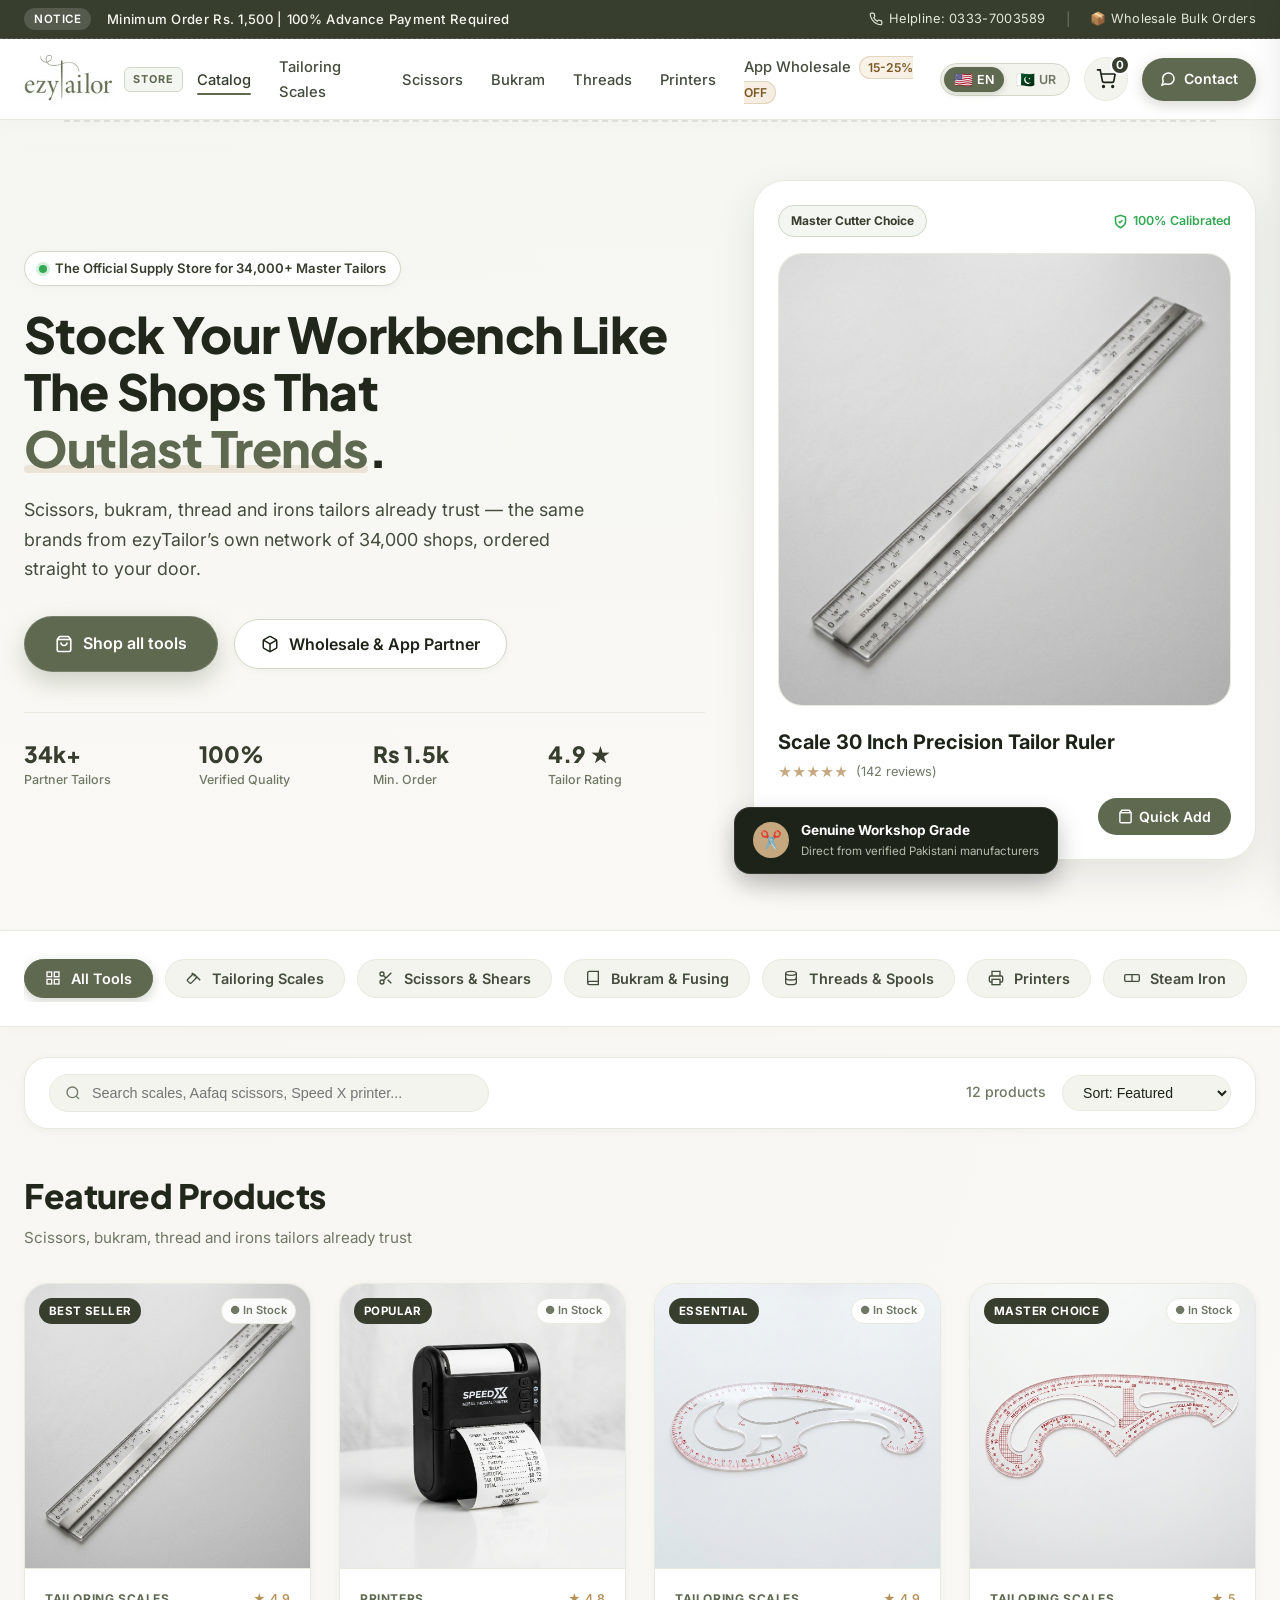
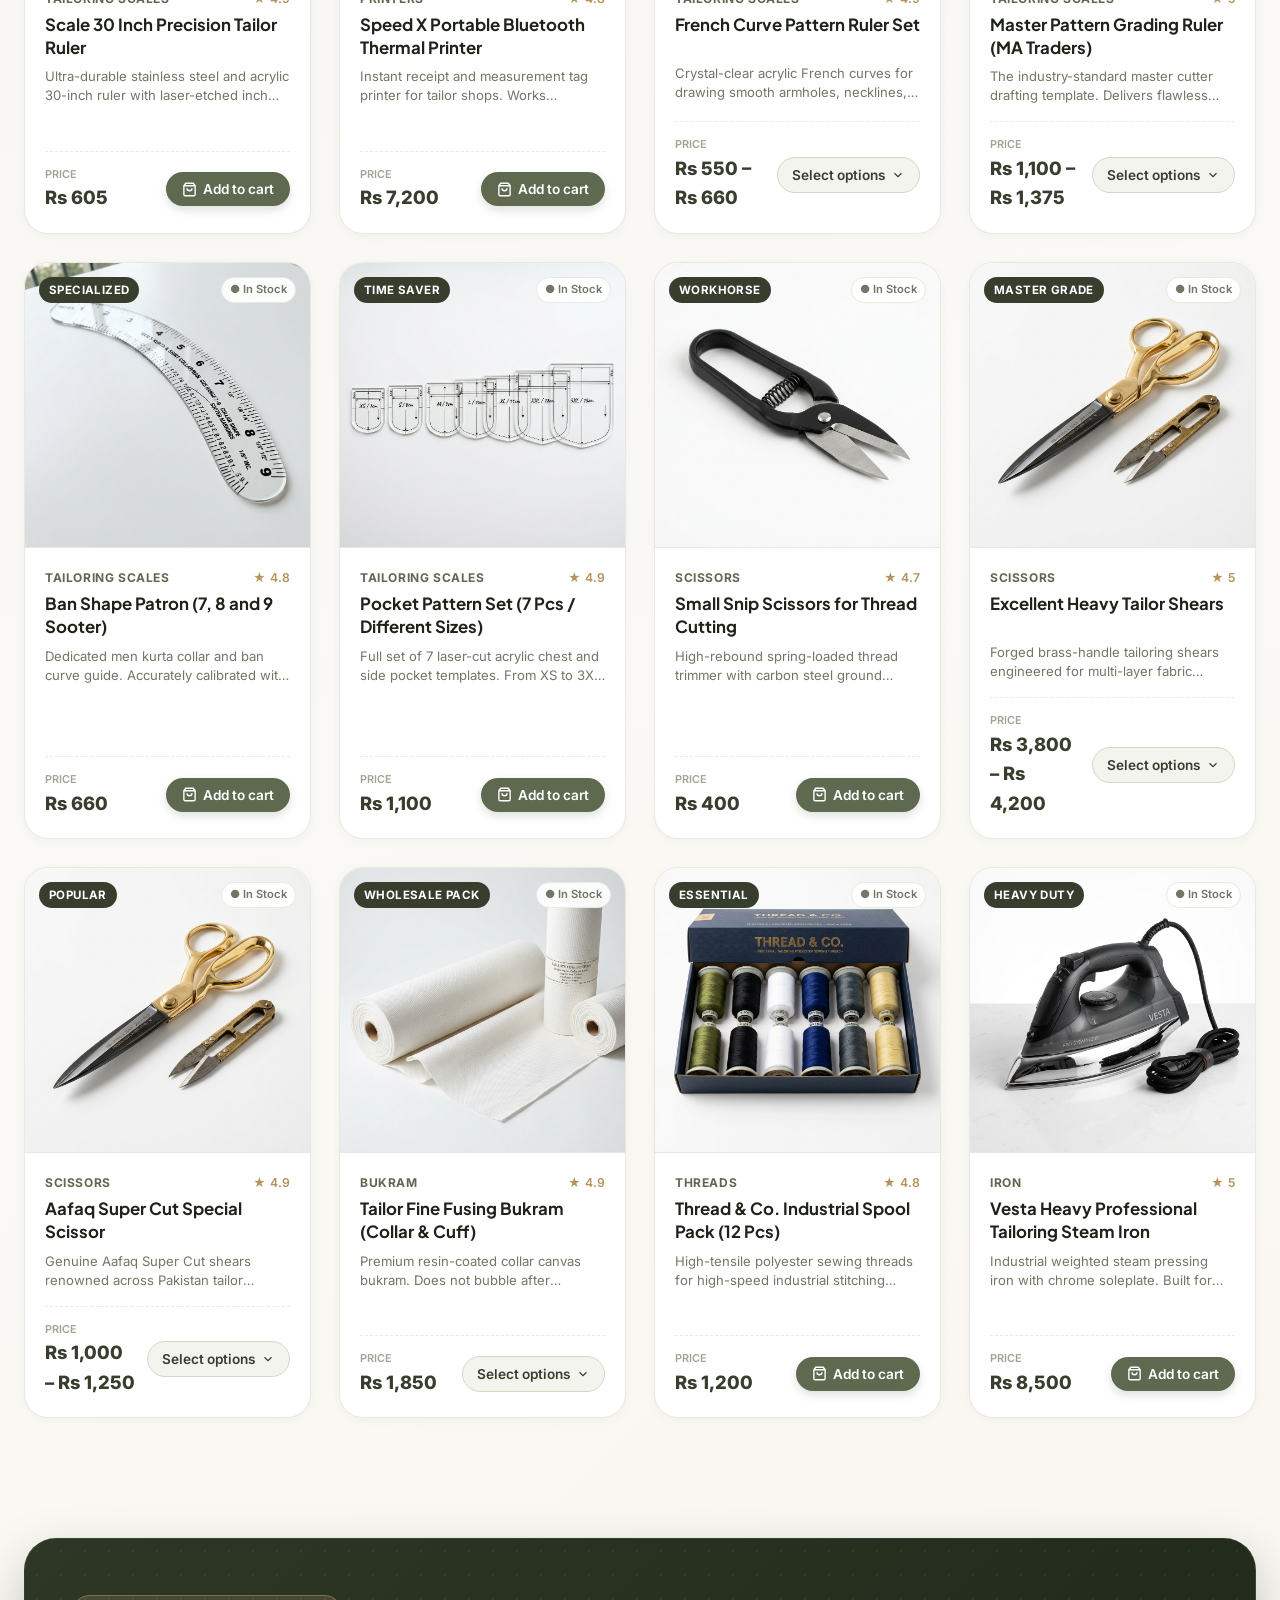
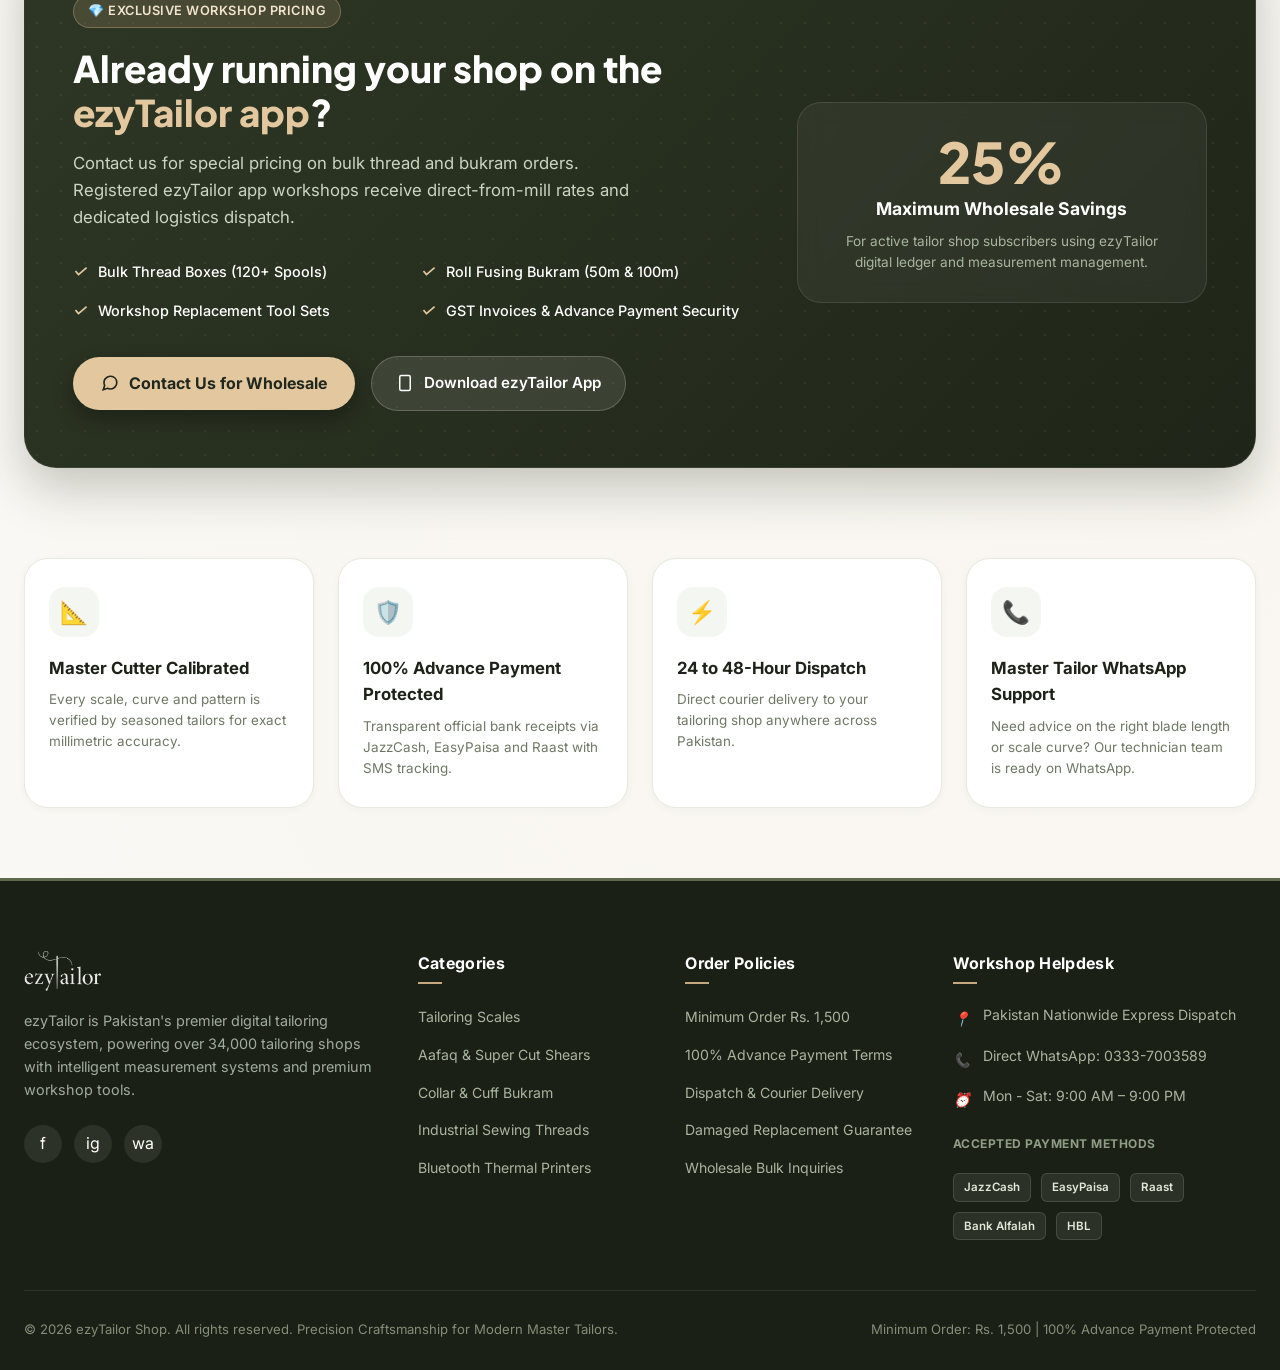
<file: index.html>
<!DOCTYPE html>
<html lang="en" dir="ltr">
<head>
  <meta charset="UTF-8">
  <meta name="viewport" content="width=device-width, initial-scale=1.0">
  <title>ezyTailor Store | Professional Tailoring Tools, Scales & Workshop Supplies</title>
  <meta name="description" content="Official supply store for 34,000+ master tailors. Shop precision tailoring scales, Aafaq scissors, Speed X thermal printers, fusing bukram, threads and steam irons.">
  <link rel="icon" type="image/png" href="assets/logo.png">

  <!-- Google Fonts -->
  <link rel="preconnect" href="https://fonts.googleapis.com">
  <link rel="preconnect" href="https://fonts.gstatic.com" crossorigin>
  <link href="https://fonts.googleapis.com/css2?family=Inter:wght@400;500;600;700&family=Noto+Nastaliq+Urdu:wght@400;600;700&family=Playfair+Display:ital,wght@0,600;0,700;1,600&family=Plus+Jakarta+Sans:wght@500;600;700;800&display=swap" rel="stylesheet">

  <!-- Main Stylesheet -->
  <link rel="stylesheet" href="css/style.css">
</head>
<body>

  <!-- Top Announcement Bar -->
  <div class="top-bar">
    <div class="container top-bar-content">
      <div class="top-bar-left">
        <span class="top-pill-badge">Notice</span>
        <span data-t="topNotice">Minimum Order Rs. 1,500 | 100% Advance Payment Required</span>
      </div>
      <div class="top-bar-right">
        <a href="tel:+923337003589" class="top-bar-link">
          <svg width="14" height="14" viewBox="0 0 24 24" fill="none" stroke="currentColor" stroke-width="2"><path d="M22 16.92v3a2 2 0 0 1-2.18 2 19.79 19.79 0 0 1-8.63-3.07 19.5 19.5 0 0 1-6-6 19.79 19.79 0 0 1-3.07-8.67A2 2 0 0 1 4.11 2h3a2 2 0 0 1 2 1.72 12.84 12.84 0 0 0 .7 2.81 2 2 0 0 1-.45 2.11L8.09 9.91a16 16 0 0 0 6 6l1.27-1.27a2 2 0 0 1 2.11-.45 12.84 12.84 0 0 0 2.81.7A2 2 0 0 1 22 16.92z"/></svg>
          <span>Helpline: 0333-7003589</span>
        </a>
        <span style="opacity: 0.3;">|</span>
        <a href="#wholesaleSection" class="top-bar-link">
          <span>📦 Wholesale Bulk Orders</span>
        </a>
      </div>
    </div>
  </div>

  <!-- Main Sticky Header -->
  <header class="main-header" id="mainHeader">
    <div class="container header-container">
      
      <!-- Brand Logo -->
      <a href="index.html" class="brand-logo-wrap" aria-label="ezyTailor Store Home">
        <img src="assets/logo.png" alt="ezyTailor Official Logo" class="brand-logo-img">
        <span class="brand-tagline-badge" data-t="tagline">Store</span>
      </a>

      <!-- Primary Navigation Links -->
      <nav aria-label="Main Navigation">
        <ul class="nav-menu">
          <li><a href="#productsSection" class="nav-link active" data-t="catalog">Catalog</a></li>
          <li><a href="#productsSection" onclick="filterByNav('scales')" class="nav-link" data-t="scales">Tailoring Scales</a></li>
          <li><a href="#productsSection" onclick="filterByNav('scissors')" class="nav-link" data-t="scissors">Scissors</a></li>
          <li><a href="#productsSection" onclick="filterByNav('bukram')" class="nav-link" data-t="bukram">Bukram</a></li>
          <li><a href="#productsSection" onclick="filterByNav('threads')" class="nav-link" data-t="threads">Threads</a></li>
          <li><a href="#productsSection" onclick="filterByNav('printers')" class="nav-link" data-t="printers">Printers</a></li>
          <li>
            <a href="#wholesaleSection" class="nav-link trigger-wholesale-modal">
              <span data-t="wholesaleNav">App Wholesale</span>
              <span class="wholesale-nav-chip">15-25% OFF</span>
            </a>
          </li>
        </ul>
      </nav>

      <!-- Header Actions: Language Switch, Cart, Contact -->
      <div class="header-actions">
        
        <!-- Language Switcher (EN / UR) -->
        <div class="lang-switcher" aria-label="Language selection">
          <button class="lang-btn active" id="btnLangEn" title="English">
            <span class="flag-icon">🇺🇸</span>
            <span>EN</span>
          </button>
          <button class="lang-btn" id="btnLangUr" title="اردو">
            <span class="flag-icon">🇵🇰</span>
            <span>UR</span>
          </button>
        </div>

        <!-- Cart Button with Live Counter -->
        <button class="icon-action-btn" id="cartTriggerBtn" aria-label="Open Cart Drawer">
          <svg width="20" height="20" viewBox="0 0 24 24" fill="none" stroke="currentColor" stroke-width="2"><circle cx="9" cy="21" r="1"/><circle cx="20" cy="21" r="1"/><path d="M1 1h4l2.68 13.39a2 2 0 0 0 2 1.61h9.72a2 2 0 0 0 2-1.61L23 6H6"/></svg>
          <span class="cart-count-badge" id="headerCartCount">0</span>
        </button>

        <!-- Contact Button -->
        <a href="https://wa.me/923337003589?text=Salam%20ezyTailor%20Team!%20I%20have%20an%20inquiry%20about%20store%20products." target="_blank" class="btn-contact-header" rel="noopener">
          <svg width="16" height="16" viewBox="0 0 24 24" fill="none" stroke="currentColor" stroke-width="2.2"><path d="M21 11.5a8.38 8.38 0 0 1-.9 3.8 8.5 8.5 0 0 1-7.6 4.7 8.38 8.38 0 0 1-3.8-.9L3 21l1.9-5.7a8.38 8.38 0 0 1-.9-3.8 8.5 8.5 0 0 1 4.7-7.6 8.38 8.38 0 0 1 3.8-.9h.5a8.48 8.48 0 0 1 8 8v.5z"/></svg>
          <span data-t="contact">Contact</span>
        </a>

      </div>
    </div>
  </header>

  <!-- Hero Section -->
  <section class="hero-section">
    <div class="container hero-grid">
      
      <!-- Hero Left: Typography & CTAs -->
      <div class="hero-content">
        <div class="hero-badge">
          <span class="hero-badge-dot"></span>
          <span data-t="heroBadge">The Official Supply Store for 34,000+ Master Tailors</span>
        </div>

        <h1 class="hero-title" data-t="heroTitle">
          Stock Your Workbench Like The Shops That <span class="highlight-craft">Outlast Trends</span>.
        </h1>

        <p class="hero-description" data-t="heroDesc">
          Scissors, bukram, thread and irons tailors already trust — the same brands from ezyTailor’s own network of 34,000 shops, ordered straight to your door.
        </p>

        <div class="hero-cta-group">
          <a href="#productsSection" class="btn-primary">
            <svg width="18" height="18" viewBox="0 0 24 24" fill="none" stroke="currentColor" stroke-width="2.2"><path d="M6 2L3 6v14a2 2 0 0 0 2 2h14a2 2 0 0 0 2-2V6l-3-4z"/><line x1="3" y1="6" x2="21" y2="6"/><path d="M16 10a4 4 0 0 1-8 0"/></svg>
            <span data-t="shopAll">Shop all tools</span>
          </a>
          <button class="btn-secondary trigger-wholesale-modal">
            <svg width="18" height="18" viewBox="0 0 24 24" fill="none" stroke="currentColor" stroke-width="2"><path d="M21 16V8a2 2 0 0 0-1-1.73l-7-4a2 2 0 0 0-2 0l-7 4A2 2 0 0 0 3 8v8a2 2 0 0 0 1 1.73l7 4a2 2 0 0 0 2 0l7-4A2 2 0 0 0 21 16z"/><polyline points="3.27 6.96 12 12.01 20.73 6.96"/><line x1="12" y1="22.08" x2="12" y2="12"/></svg>
            <span data-t="wholesalePartner">Wholesale & App Partner</span>
          </button>
        </div>

        <!-- Trust Metric Strip -->
        <div class="hero-trust-strip">
          <div class="trust-item">
            <div class="trust-item-val">34k+</div>
            <div class="trust-item-lbl" data-t="shopsPowered">Partner Tailors</div>
          </div>
          <div class="trust-item">
            <div class="trust-item-val">100%</div>
            <div class="trust-item-lbl" data-t="verifiedQuality">Verified Quality</div>
          </div>
          <div class="trust-item">
            <div class="trust-item-val">Rs 1.5k</div>
            <div class="trust-item-lbl" data-t="minOrderRibbon">Min. Order</div>
          </div>
          <div class="trust-item">
            <div class="trust-item-val">4.9 ★</div>
            <div class="trust-item-lbl" data-t="satisfaction">Tailor Rating</div>
          </div>
        </div>
      </div>

      <!-- Hero Right: Interactive Product Showcase Card -->
      <div class="hero-visual-card">
        <div class="hero-card-header">
          <span class="hero-card-tag">Master Cutter Choice</span>
          <span class="hero-verified-shield">
            <svg width="15" height="15" viewBox="0 0 24 24" fill="none" stroke="currentColor" stroke-width="2.5"><path d="M12 22s8-4 8-10V5l-8-3-8 3v7c0 6 8 10 8 10z"/><path d="m9 12 2 2 4-4"/></svg>
            100% Calibrated
          </span>
        </div>

        <div class="hero-image-wrap">
          <img src="assets/products/scale_30_inch.jpg" alt="Scale 30 Inch Professional Tailor Ruler">
        </div>

        <div class="hero-card-details">
          <h3 class="hero-card-title">Scale 30 Inch Precision Tailor Ruler</h3>
          <div class="hero-card-rating">
            <span>★★★★★</span>
            <span class="rating-count">(142 reviews)</span>
          </div>
          <div class="hero-card-price-row">
            <span class="hero-card-price">Rs 605</span>
            <button class="hero-card-btn" onclick="addToCart('scale-30', 0, 1)">
              <svg width="15" height="15" viewBox="0 0 24 24" fill="none" stroke="currentColor" stroke-width="2.2"><path d="M6 2L3 6v14a2 2 0 0 0 2 2h14a2 2 0 0 0 2-2V6l-3-4z"/><line x1="3" y1="6" x2="21" y2="6"/></svg>
              <span>Quick Add</span>
            </button>
          </div>
        </div>

        <!-- Floating Master Cut Badge -->
        <div class="floating-badge">
          <div class="floating-badge-icon">✂️</div>
          <div class="floating-badge-text">
            <h4>Genuine Workshop Grade</h4>
            <p>Direct from verified Pakistani manufacturers</p>
          </div>
        </div>

      </div>

    </div>
  </section>

  <!-- Interactive Category Chip Strip -->
  <section class="category-bar-section">
    <div class="container">
      <div class="category-scroller">
        
        <button class="category-chip active" data-category="all">
          <svg width="16" height="16" viewBox="0 0 24 24" fill="none" stroke="currentColor" stroke-width="2"><rect x="3" y="3" width="7" height="7"/><rect x="14" y="3" width="7" height="7"/><rect x="14" y="14" width="7" height="7"/><rect x="3" y="14" width="7" height="7"/></svg>
          <span data-t="allTools">All Tools</span>
        </button>

        <button class="category-chip" data-category="scales">
          <svg width="16" height="16" viewBox="0 0 24 24" fill="none" stroke="currentColor" stroke-width="2"><path d="M21.3 15.3l-8.6-8.6a2 2 0 0 0-2.8 0L2.7 13.9a2 2 0 0 0 0 2.8l2.6 2.6a2 2 0 0 0 2.8 0l7.2-7.2"/><path d="m14.5 12.5 2-2"/><path d="m11.5 9.5 2-2"/><path d="m8.5 6.5 2-2"/></svg>
          <span data-t="scales">Tailoring Scales</span>
        </button>

        <button class="category-chip" data-category="scissors">
          <svg width="16" height="16" viewBox="0 0 24 24" fill="none" stroke="currentColor" stroke-width="2"><circle cx="6" cy="6" r="3"/><circle cx="6" cy="18" r="3"/><line x1="20" y1="4" x2="8.12" y2="15.88"/><line x1="14.47" y1="14.48" x2="20" y2="20"/><line x1="8.12" y1="8.12" x2="12" y2="12"/></svg>
          <span data-t="scissors">Scissors & Shears</span>
        </button>

        <button class="category-chip" data-category="bukram">
          <svg width="16" height="16" viewBox="0 0 24 24" fill="none" stroke="currentColor" stroke-width="2"><path d="M4 19.5A2.5 2.5 0 0 1 6.5 17H20"/><path d="M6.5 2H20v20H6.5A2.5 2.5 0 0 1 4 19.5v-15A2.5 2.5 0 0 1 6.5 2z"/></svg>
          <span data-t="bukram">Bukram & Fusing</span>
        </button>

        <button class="category-chip" data-category="threads">
          <svg width="16" height="16" viewBox="0 0 24 24" fill="none" stroke="currentColor" stroke-width="2"><ellipse cx="12" cy="5" rx="8" ry="3"/><path d="M4 5v14c0 1.66 3.58 3 8 3s8-1.34 8-3V5"/><path d="M4 12c0 1.66 3.58 3 8 3s8-1.34 8-3"/></svg>
          <span data-t="threads">Threads & Spools</span>
        </button>

        <button class="category-chip" data-category="printers">
          <svg width="16" height="16" viewBox="0 0 24 24" fill="none" stroke="currentColor" stroke-width="2"><polyline points="6 9 6 2 18 2 18 9"/><path d="M6 18H4a2 2 0 0 1-2-2v-5a2 2 0 0 1 2-2h16a2 2 0 0 1 2 2v5a2 2 0 0 1-2 2h-2"/><rect x="6" y="14" width="12" height="8"/></svg>
          <span data-t="printers">Printers</span>
        </button>

        <button class="category-chip" data-category="iron">
          <svg width="16" height="16" viewBox="0 0 24 24" fill="none" stroke="currentColor" stroke-width="2"><path d="M3 17h18a2 2 0 0 0 2-2V9a2 2 0 0 0-2-2H3a2 2 0 0 0-2 2v6a2 2 0 0 0 2 2z"/><line x1="12" y1="7" x2="12" y2="17"/></svg>
          <span data-t="iron">Steam Iron</span>
        </button>

      </div>
    </div>
  </section>

  <!-- Filter & Search Toolbar -->
  <section class="catalog-toolbar-section">
    <div class="container">
      <div class="catalog-toolbar">
        
        <!-- Live Search -->
        <div class="search-box-wrap">
          <svg class="search-icon" width="16" height="16" viewBox="0 0 24 24" fill="none" stroke="currentColor" stroke-width="2"><circle cx="11" cy="11" r="8"/><line x1="21" y1="21" x2="16.65" y2="16.65"/></svg>
          <input type="text" id="searchInput" class="search-input" placeholder="Search scales, Aafaq scissors, Speed X printer...">
        </div>

        <!-- Controls: Item Count & Sort Select -->
        <div class="toolbar-controls">
          <span class="item-count-indicator" id="productsCount">12 products</span>
          <select id="sortSelect" class="sort-select" aria-label="Sort products">
            <option value="featured" data-t="sortFeatured">Sort: Featured</option>
            <option value="price-low" data-t="sortPriceLow">Price: Low to High</option>
            <option value="price-high" data-t="sortPriceHigh">Price: High to Low</option>
            <option value="rating" data-t="sortRating">Highest Rated</option>
          </select>
        </div>

      </div>
    </div>
  </section>

  <!-- Product Catalog Grid -->
  <section class="products-section" id="productsSection">
    <div class="container">
      
      <div class="section-header">
        <div>
          <h2 class="section-title" data-t="featuredProducts">Featured Products</h2>
          <p class="section-subtitle" data-t="featuredSubtitle">Scissors, bukram, thread and irons tailors already trust</p>
        </div>
      </div>

      <!-- Live Reactive Products Grid -->
      <div class="products-grid" id="productsGrid">
        <!-- Rendered dynamically by app.js -->
      </div>

    </div>
  </section>

  <!-- Redesigned Wholesale Banner for ezyTailor App Tailors -->
  <section class="wholesale-banner-section" id="wholesaleSection">
    <div class="container">
      <div class="wholesale-card">
        <div class="wholesale-card-inner">
          
          <div>
            <div class="wholesale-pill">
              <span>💎 EXCLUSIVE WORKSHOP PRICING</span>
            </div>
            
            <h2 class="wholesale-title" data-t="wholesaleCardTitle">
              Already running your shop on the <span class="gold-text">ezyTailor app</span>?
            </h2>

            <p class="wholesale-desc" data-t="wholesaleCardDesc">
              Contact us for special pricing on bulk thread and bukram orders. Registered ezyTailor app workshops receive direct-from-mill rates and dedicated logistics dispatch.
            </p>

            <div class="wholesale-perks-list">
              <div class="wholesale-perk-item">
                <i>✓</i> <span>Bulk Thread Boxes (120+ Spools)</span>
              </div>
              <div class="wholesale-perk-item">
                <i>✓</i> <span>Roll Fusing Bukram (50m & 100m)</span>
              </div>
              <div class="wholesale-perk-item">
                <i>✓</i> <span>Workshop Replacement Tool Sets</span>
              </div>
              <div class="wholesale-perk-item">
                <i>✓</i> <span>GST Invoices & Advance Payment Security</span>
              </div>
            </div>

            <div class="wholesale-action-group">
              <a href="https://wa.me/923337003589?text=Salam!%20I%20am%20an%20ezyTailor%20app%20tailor%20and%20want%20wholesale%20pricing%20for%20bulk%20thread%20and%20bukram." target="_blank" class="btn-wholesale-contact" rel="noopener">
                <svg width="18" height="18" viewBox="0 0 24 24" fill="none" stroke="currentColor" stroke-width="2.2"><path d="M21 11.5a8.38 8.38 0 0 1-.9 3.8 8.5 8.5 0 0 1-7.6 4.7 8.38 8.38 0 0 1-3.8-.9L3 21l1.9-5.7a8.38 8.38 0 0 1-.9-3.8 8.5 8.5 0 0 1 4.7-7.6 8.38 8.38 0 0 1 3.8-.9h.5a8.48 8.48 0 0 1 8 8v.5z"/></svg>
                <span data-t="contactUs">Contact Us for Wholesale</span>
              </a>
              <a href="https://ezytailor.com" target="_blank" class="btn-app-download" rel="noopener">
                <svg width="18" height="18" viewBox="0 0 24 24" fill="none" stroke="currentColor" stroke-width="2"><rect x="5" y="2" width="14" height="20" rx="2" ry="2"/><line x1="12" y1="18" x2="12.01" y2="18"/></svg>
                <span data-t="downloadApp">Download ezyTailor App</span>
              </a>
            </div>
          </div>

          <!-- Wholesale Metric Box -->
          <div class="wholesale-stat-box">
            <div class="wholesale-stat-big">25%</div>
            <div class="wholesale-stat-label">Maximum Wholesale Savings</div>
            <p class="wholesale-stat-sub">
              For active tailor shop subscribers using ezyTailor digital ledger and measurement management.
            </p>
          </div>

        </div>
      </div>
    </div>
  </section>

  <!-- Trust & Quality Pillars -->
  <section class="trust-section">
    <div class="container">
      <div class="trust-grid">
        
        <div class="trust-card">
          <div class="trust-card-icon">📐</div>
          <h3>Master Cutter Calibrated</h3>
          <p>Every scale, curve and pattern is verified by seasoned tailors for exact millimetric accuracy.</p>
        </div>

        <div class="trust-card">
          <div class="trust-card-icon">🛡️</div>
          <h3>100% Advance Payment Protected</h3>
          <p>Transparent official bank receipts via JazzCash, EasyPaisa and Raast with SMS tracking.</p>
        </div>

        <div class="trust-card">
          <div class="trust-card-icon">⚡</div>
          <h3>24 to 48-Hour Dispatch</h3>
          <p>Direct courier delivery to your tailoring shop anywhere across Pakistan.</p>
        </div>

        <div class="trust-card">
          <div class="trust-card-icon">📞</div>
          <h3>Master Tailor WhatsApp Support</h3>
          <p>Need advice on the right blade length or scale curve? Our technician team is ready on WhatsApp.</p>
        </div>

      </div>
    </div>
  </section>

  <!-- Main Footer -->
  <footer class="main-footer">
    <div class="container">
      
      <div class="footer-grid">
        
        <!-- Brand Info -->
        <div class="footer-brand">
          <a href="index.html">
            <img src="assets/logo.png" alt="ezyTailor Store" class="footer-logo-img">
          </a>
          <p>
            ezyTailor is Pakistan's premier digital tailoring ecosystem, powering over 34,000 tailoring shops with intelligent measurement systems and premium workshop tools.
          </p>
          <div class="footer-social-links">
            <a href="#" class="social-circle-btn" aria-label="Facebook">f</a>
            <a href="#" class="social-circle-btn" aria-label="Instagram">ig</a>
            <a href="https://wa.me/923337003589" class="social-circle-btn" aria-label="WhatsApp">wa</a>
          </div>
        </div>

        <!-- Quick Links -->
        <div class="footer-col">
          <h4>Categories</h4>
          <ul class="footer-links-list">
            <li class="footer-link-item"><a href="#productsSection" onclick="filterByNav('scales')">Tailoring Scales</a></li>
            <li class="footer-link-item"><a href="#productsSection" onclick="filterByNav('scissors')">Aafaq & Super Cut Shears</a></li>
            <li class="footer-link-item"><a href="#productsSection" onclick="filterByNav('bukram')">Collar & Cuff Bukram</a></li>
            <li class="footer-link-item"><a href="#productsSection" onclick="filterByNav('threads')">Industrial Sewing Threads</a></li>
            <li class="footer-link-item"><a href="#productsSection" onclick="filterByNav('printers')">Bluetooth Thermal Printers</a></li>
          </ul>
        </div>

        <!-- Policy & Terms -->
        <div class="footer-col">
          <h4>Order Policies</h4>
          <ul class="footer-links-list">
            <li class="footer-link-item"><a href="#">Minimum Order Rs. 1,500</a></li>
            <li class="footer-link-item"><a href="#">100% Advance Payment Terms</a></li>
            <li class="footer-link-item"><a href="#">Dispatch & Courier Delivery</a></li>
            <li class="footer-link-item"><a href="#">Damaged Replacement Guarantee</a></li>
            <li class="footer-link-item"><a href="#wholesaleSection">Wholesale Bulk Inquiries</a></li>
          </ul>
        </div>

        <!-- Payment & Contact -->
        <div class="footer-col">
          <h4>Workshop Helpdesk</h4>
          <div class="footer-contact-row">
            <i>📍</i>
            <span>Pakistan Nationwide Express Dispatch</span>
          </div>
          <div class="footer-contact-row">
            <i>📞</i>
            <span>Direct WhatsApp: 0333-7003589</span>
          </div>
          <div class="footer-contact-row">
            <i>⏰</i>
            <span>Mon - Sat: 9:00 AM – 9:00 PM</span>
          </div>

          <div style="margin-top: 18px;">
            <span style="font-size: 0.75rem; text-transform: uppercase; letter-spacing: 0.5px; color: #8F9D84; font-weight: 700;">Accepted Payment Methods</span>
            <div class="payment-methods-strip">
              <span class="pay-tag">JazzCash</span>
              <span class="pay-tag">EasyPaisa</span>
              <span class="pay-tag">Raast</span>
              <span class="pay-tag">Bank Alfalah</span>
              <span class="pay-tag">HBL</span>
            </div>
          </div>
        </div>

      </div>

      <!-- Bottom Bar -->
      <div class="footer-bottom-bar">
        <div>
          © 2026 ezyTailor Shop. All rights reserved. Precision Craftsmanship for Modern Master Tailors.
        </div>
        <div>
          Minimum Order: Rs. 1,500 | 100% Advance Payment Protected
        </div>
      </div>

    </div>
  </footer>

  <!-- ==========================================
       Slide-out Cart Drawer
       ========================================== -->
  <div class="cart-overlay" id="cartOverlay"></div>
  <aside class="cart-drawer" id="cartDrawer" aria-label="Shopping Cart">
    
    <div class="cart-drawer-header">
      <h3 class="cart-drawer-title">
        <svg width="20" height="20" viewBox="0 0 24 24" fill="none" stroke="currentColor" stroke-width="2"><circle cx="9" cy="21" r="1"/><circle cx="20" cy="21" r="1"/><path d="M1 1h4l2.68 13.39a2 2 0 0 0 2 1.61h9.72a2 2 0 0 0 2-1.61L23 6H6"/></svg>
        <span data-t="cartTitle">Your Workbench Cart</span>
        <span id="cartDrawerCount" style="color: var(--primary-color); font-weight: 700;">(0)</span>
      </h3>
      <button class="cart-close-btn" id="cartCloseBtn" aria-label="Close cart">✕</button>
    </div>

    <!-- Minimum Order Progress Meter -->
    <div class="min-order-alert">
      <div class="min-order-text-row">
        <span id="minOrderProgressText">Add Rs 1,500 more to meet minimum order</span>
        <span>Goal: Rs 1,500</span>
      </div>
      <div class="min-order-progress-track">
        <div class="min-order-progress-fill" id="minOrderProgressFill" style="width: 0%;"></div>
      </div>
    </div>

    <!-- Cart Items Scroll Area -->
    <div class="cart-items-body" id="cartItemsBody">
      <!-- Injected by app.js -->
    </div>

    <!-- Cart Footer & Checkout -->
    <div class="cart-drawer-footer">
      <div class="cart-subtotal-row">
        <span data-t="subtotal">Subtotal:</span>
        <span class="cart-subtotal-val" id="cartSubtotalAmount">Rs 0</span>
      </div>

      <div class="cart-advance-note">
        <span>🛡️</span>
        <span data-t="advanceNote">100% Advance Payment via JazzCash, EasyPaisa, or Raast is required before dispatch.</span>
      </div>

      <div class="cart-checkout-actions">
        <button class="btn-checkout-primary" id="btnCheckoutPrimary" onclick="openCheckoutModal()" disabled>
          <svg width="18" height="18" viewBox="0 0 24 24" fill="none" stroke="currentColor" stroke-width="2.2"><path d="M5 12h14"/><path d="m12 5 7 7-7 7"/></svg>
          <span data-t="checkoutBtn">Proceed to Checkout</span>
        </button>

        <button class="btn-checkout-whatsapp" onclick="checkoutViaWhatsApp()">
          <svg width="18" height="18" viewBox="0 0 24 24" fill="none" stroke="currentColor" stroke-width="2.2"><path d="M21 11.5a8.38 8.38 0 0 1-.9 3.8 8.5 8.5 0 0 1-7.6 4.7 8.38 8.38 0 0 1-3.8-.9L3 21l1.9-5.7a8.38 8.38 0 0 1-.9-3.8 8.5 8.5 0 0 1 4.7-7.6 8.38 8.38 0 0 1 3.8-.9h.5a8.48 8.48 0 0 1 8 8v.5z"/></svg>
          <span data-t="checkoutWhatsapp">Order via WhatsApp</span>
        </button>
      </div>
    </div>

  </aside>

  <!-- ==========================================
       Quick View Modal
       ========================================== -->
  <div class="modal-backdrop" id="quickViewModal">
    <div class="modal-container">
      <button class="modal-close-btn" onclick="closeModal('quickViewModal')">✕</button>
      <div id="quickViewContent">
        <!-- Injected dynamically by app.js -->
      </div>
    </div>
  </div>

  <!-- ==========================================
       Checkout Modal
       ========================================== -->
  <div class="modal-backdrop" id="checkoutModal">
    <div class="modal-container" style="max-width: 580px; padding: 36px 32px;">
      <button class="modal-close-btn" onclick="closeModal('checkoutModal')">✕</button>
      
      <div style="margin-bottom: 24px;">
        <span class="hero-card-tag" style="margin-bottom: 8px; display: inline-block;">100% Advance Payment Protected</span>
        <h2 style="font-family: var(--font-heading); font-size: 1.6rem; font-weight: 800; color: var(--text-main);">Workshop Delivery Details</h2>
        <p style="font-size: 0.88rem; color: var(--text-muted);">Please provide your tailoring workshop address for dispatch.</p>
      </div>

      <form id="checkoutForm">
        <div style="display: grid; grid-template-columns: 1fr 1fr; gap: 14px; margin-bottom: 14px;">
          <div>
            <label style="display: block; font-size: 0.82rem; font-weight: 700; color: var(--text-main); margin-bottom: 6px;">Master Tailor Name *</label>
            <input type="text" required placeholder="e.g. Master Muhammad Aslam" style="width: 100%; padding: 10px 14px; border-radius: var(--radius-sm); border: 1px solid var(--border-medium); font-size: 0.88rem;">
          </div>
          <div>
            <label style="display: block; font-size: 0.82rem; font-weight: 700; color: var(--text-main); margin-bottom: 6px;">Shop / Workshop Name *</label>
            <input type="text" required placeholder="e.g. Royal Tailors" style="width: 100%; padding: 10px 14px; border-radius: var(--radius-sm); border: 1px solid var(--border-medium); font-size: 0.88rem;">
          </div>
        </div>

        <div style="display: grid; grid-template-columns: 1fr 1fr; gap: 14px; margin-bottom: 14px;">
          <div>
            <label style="display: block; font-size: 0.82rem; font-weight: 700; color: var(--text-main); margin-bottom: 6px;">WhatsApp Phone Number *</label>
            <input type="tel" required placeholder="0300-1234567" style="width: 100%; padding: 10px 14px; border-radius: var(--radius-sm); border: 1px solid var(--border-medium); font-size: 0.88rem;">
          </div>
          <div>
            <label style="display: block; font-size: 0.82rem; font-weight: 700; color: var(--text-main); margin-bottom: 6px;">City *</label>
            <select required style="width: 100%; padding: 10px 14px; border-radius: var(--radius-sm); border: 1px solid var(--border-medium); font-size: 0.88rem; background: #fff;">
              <option value="">Select City</option>
              <option value="Karachi">Karachi</option>
              <option value="Lahore">Lahore</option>
              <option value="Faisalabad">Faisalabad</option>
              <option value="Rawalpindi">Rawalpindi</option>
              <option value="Gujranwala">Gujranwala</option>
              <option value="Multan">Multan</option>
              <option value="Peshawar">Peshawar</option>
              <option value="Islamabad">Islamabad</option>
              <option value="Quetta">Quetta</option>
              <option value="Sialkot">Sialkot</option>
              <option value="Other">Other City</option>
            </select>
          </div>
        </div>

        <div style="margin-bottom: 18px;">
          <label style="display: block; font-size: 0.82rem; font-weight: 700; color: var(--text-main); margin-bottom: 6px;">Exact Workshop / Shop Address *</label>
          <textarea rows="2" required placeholder="Shop #, Market / Bazaar Name, Street, Landmark" style="width: 100%; padding: 10px 14px; border-radius: var(--radius-sm); border: 1px solid var(--border-medium); font-size: 0.88rem; font-family: inherit;"></textarea>
        </div>

        <div style="background: var(--bg-alt); padding: 14px; border-radius: var(--radius-md); margin-bottom: 20px; font-size: 0.82rem; color: var(--text-body);">
          <strong style="color: var(--primary-dark); display: block; margin-bottom: 4px;">Advance Payment Instructions:</strong>
          Upon submitting this order, our dispatch agent will immediately share the official ezyTailor JazzCash / Bank Alfalah business account on your WhatsApp. Once advance payment receipt is received, your order is dispatched within 24 hours.
        </div>

        <button type="submit" class="btn-primary" style="width: 100%; justify-content: center; font-size: 1rem; padding: 14px;">
          Confirm Order & Receive Payment Account
        </button>
      </form>

    </div>
  </div>

  <!-- Wholesale Modal -->
  <div class="modal-backdrop" id="wholesaleModal">
    <div class="modal-container" style="max-width: 520px; padding: 32px;">
      <button class="modal-close-btn" onclick="closeModal('wholesaleModal')">✕</button>
      <div style="text-align: center; margin-bottom: 20px;">
        <span style="font-size: 2.5rem;">🧵</span>
        <h3 style="font-family: var(--font-heading); font-size: 1.5rem; font-weight: 800; color: var(--text-main); margin-top: 8px;">ezyTailor App Wholesale Portal</h3>
        <p style="font-size: 0.88rem; color: var(--text-muted); margin-top: 6px;">
          Are you an active shop on the ezyTailor app? Get up to 25% wholesale pricing on thread boxes and bulk bukram rolls.
        </p>
      </div>

      <div style="display: flex; flex-direction: column; gap: 12px;">
        <a href="https://wa.me/923337003589?text=Salam%20ezyTailor!%20I%20am%20a%20registered%20tailor%20on%20ezyTailor%20app%20and%20want%20the%20wholesale%20rate%20list." target="_blank" class="btn-primary" style="justify-content: center;">
          <span>Connect with Wholesale Manager (WhatsApp)</span>
        </a>
        <a href="tel:+923337003589" class="btn-secondary" style="justify-content: center;">
          <span>Call Support: 0333-7003589</span>
        </a>
      </div>
    </div>
  </div>

  <!-- Toast Notification -->
  <div class="toast-notice" id="toastNotice">
    <span>✓</span>
    <span class="toast-msg">Item added to cart!</span>
  </div>

  <!-- JavaScript -->
  <script src="js/app.js"></script>

  <script>
    // Helper function for quick category navigation from header menu
    function filterByNav(category) {
      const chips = document.querySelectorAll('.category-chip');
      chips.forEach(c => {
        if (c.getAttribute('data-category') === category) {
          c.click();
        }
      });
    }
  </script>
</body>
</html>
</file>
<file: css/style.css>
/* ==========================================================================
   ezyTailor Store - Design System & Stylesheet
   Crafted with Artisanal Tailoring Aesthetics & Luxury Olive/Gold Palette
   ========================================================================== */

:root {
  /* Brand Palette */
  --primary-color: #5E6950;
  --primary-hover: #4D5641;
  --primary-dark: #373E2E;
  --primary-deep: #22271C;
  --primary-light: #F4F6F1;
  --primary-subtle: #E8EDE3;
  --primary-rgb: 94, 105, 80;

  /* Accent & Luxury Gold */
  --accent-gold: #C5A880;
  --accent-gold-dark: #9D7B50;
  --accent-gold-light: #FAF5EE;
  --accent-gold-rgb: 197, 168, 128;

  /* Surfaces & Backgrounds */
  --bg-main: #FBF9F5;
  --bg-card: #FFFFFF;
  --bg-alt: #F3F4ED;
  --bg-dark: #1E2319;
  --bg-surface-elevated: #FFFFFF;

  /* Text & Typography */
  --text-main: #1D2318;
  --text-body: #444C3D;
  --text-muted: #6F7865;
  --text-light: #9DA693;
  --text-white: #FFFFFF;

  /* Borders & Stitching */
  --border-light: #E7EADF;
  --border-medium: #D2D7C7;
  --border-dark: #5E6950;
  --stitch-pattern: 4px 4px;

  /* UI Tokens */
  --radius-xs: 6px;
  --radius-sm: 10px;
  --radius-md: 16px;
  --radius-lg: 24px;
  --radius-xl: 32px;
  --radius-full: 9999px;

  /* Shadows */
  --shadow-sm: 0 2px 8px rgba(34, 39, 28, 0.04);
  --shadow-md: 0 8px 24px rgba(34, 39, 28, 0.07);
  --shadow-lg: 0 16px 40px rgba(34, 39, 28, 0.1);
  --shadow-gold: 0 8px 25px rgba(197, 168, 128, 0.25);
  --shadow-primary: 0 10px 25px rgba(94, 105, 80, 0.28);

  /* Transitions */
  --transition-fast: 0.2s cubic-bezier(0.16, 1, 0.3, 1);
  --transition-smooth: 0.35s cubic-bezier(0.16, 1, 0.3, 1);

  /* Fonts */
  --font-heading: 'Plus Jakarta Sans', -apple-system, BlinkMacSystemFont, 'Segoe UI', sans-serif;
  --font-serif: 'Playfair Display', Georgia, serif;
  --font-body: 'Inter', -apple-system, BlinkMacSystemFont, sans-serif;
  --font-urdu: 'Noto Nastaliq Urdu', 'Jameel Noori Nastaleeq', 'Urdu Typesetting', serif;
}

/* ==========================================================================
   Base & Reset
   ========================================================================== */

*, *::before, *::after {
  box-sizing: border-box;
  margin: 0;
  padding: 0;
}

html {
  scroll-behavior: smooth;
  font-size: 16px;
}

body {
  font-family: var(--font-body);
  background-color: var(--bg-main);
  color: var(--text-body);
  line-height: 1.6;
  -webkit-font-smoothing: antialiased;
  -moz-osx-font-smoothing: grayscale;
  overflow-x: hidden;
  background-image: 
    radial-gradient(circle at 10% 20%, rgba(94, 105, 80, 0.025) 0%, transparent 40%),
    radial-gradient(circle at 90% 80%, rgba(197, 168, 128, 0.035) 0%, transparent 45%);
}

body.lang-ur {
  direction: rtl;
  text-align: right;
  font-family: var(--font-urdu), var(--font-body);
}

body.lang-ur .font-serif,
body.lang-ur .hero-title,
body.lang-ur .section-title {
  font-family: var(--font-urdu), serif;
  line-height: 1.8;
}

a {
  color: inherit;
  text-decoration: none;
  transition: var(--transition-fast);
}

button {
  font-family: inherit;
  cursor: pointer;
  border: none;
  outline: none;
  background: none;
  transition: var(--transition-fast);
}

img {
  max-width: 100%;
  height: auto;
  display: block;
}

.container {
  max-width: 1280px;
  margin: 0 auto;
  padding: 0 24px;
}

/* ==========================================================================
   Top Announcement Bar (Stitched Marquee Bar)
   ========================================================================== */

.top-bar {
  background: var(--primary-dark);
  color: #F6F8F2;
  font-size: 0.82rem;
  letter-spacing: 0.3px;
  padding: 8px 0;
  border-bottom: 1px dashed rgba(255, 255, 255, 0.15);
  position: relative;
  z-index: 50;
}

.top-bar-content {
  display: flex;
  align-items: center;
  justify-content: space-between;
  flex-wrap: wrap;
  gap: 12px;
}

.top-bar-left {
  display: flex;
  align-items: center;
  gap: 16px;
  font-weight: 500;
}

.top-pill-badge {
  background: rgba(255, 255, 255, 0.15);
  color: #FFF;
  padding: 2px 10px;
  border-radius: var(--radius-full);
  font-size: 0.72rem;
  font-weight: 600;
  letter-spacing: 0.5px;
  text-transform: uppercase;
}

.top-bar-right {
  display: flex;
  align-items: center;
  gap: 20px;
}

.top-bar-link {
  color: #E2E8D8;
  display: flex;
  align-items: center;
  gap: 6px;
  font-size: 0.8rem;
  transition: color 0.2s;
}

.top-bar-link:hover {
  color: #FFFFFF;
}

/* ==========================================================================
   Main Header & Navigation
   ========================================================================== */

.main-header {
  position: sticky;
  top: 0;
  background: rgba(255, 255, 255, 0.94);
  backdrop-filter: blur(14px);
  -webkit-backdrop-filter: blur(14px);
  border-bottom: 1px solid var(--border-light);
  z-index: 100;
  box-shadow: 0 4px 20px rgba(0, 0, 0, 0.02);
  transition: all 0.3s ease;
}

.header-container {
  display: flex;
  align-items: center;
  justify-content: space-between;
  height: 80px;
  gap: 24px;
}

/* Logo */
.brand-logo-wrap {
  display: flex;
  align-items: center;
  gap: 12px;
  position: relative;
}

.brand-logo-img {
  height: 48px;
  width: auto;
  object-fit: contain;
  filter: drop-shadow(0 2px 4px rgba(94, 105, 80, 0.12));
}

.brand-tagline-badge {
  font-size: 0.68rem;
  text-transform: uppercase;
  letter-spacing: 1px;
  font-weight: 700;
  color: var(--primary-color);
  background: var(--primary-light);
  border: 1px solid var(--border-medium);
  padding: 3px 8px;
  border-radius: var(--radius-xs);
  display: inline-block;
}

/* Nav Menu */
.nav-menu {
  display: flex;
  align-items: center;
  gap: 28px;
  list-style: none;
}

.nav-link {
  font-weight: 500;
  font-size: 0.92rem;
  color: var(--text-body);
  position: relative;
  padding: 6px 0;
}

.nav-link::after {
  content: '';
  position: absolute;
  bottom: 0;
  left: 0;
  width: 0%;
  height: 2px;
  background: var(--primary-color);
  transition: width 0.25s ease;
  border-radius: 2px;
}

.nav-link:hover, .nav-link.active {
  color: var(--primary-dark);
}

.nav-link:hover::after, .nav-link.active::after {
  width: 100%;
}

.wholesale-nav-chip {
  background: linear-gradient(135deg, #FAF4E8 0%, #F5ECE0 100%);
  border: 1px solid #E4D5BE;
  color: #7A5826;
  font-weight: 600;
  font-size: 0.76rem;
  padding: 3px 8px;
  border-radius: var(--radius-full);
  margin-left: 4px;
}

/* Header Right Actions */
.header-actions {
  display: flex;
  align-items: center;
  gap: 14px;
}

/* Language Switcher */
.lang-switcher {
  display: flex;
  align-items: center;
  background: var(--bg-alt);
  border: 1px solid var(--border-medium);
  border-radius: var(--radius-full);
  padding: 3px;
  gap: 2px;
}

.lang-btn {
  display: flex;
  align-items: center;
  gap: 4px;
  padding: 5px 10px;
  border-radius: var(--radius-full);
  font-size: 0.78rem;
  font-weight: 600;
  color: var(--text-muted);
  transition: all 0.2s ease;
}

.lang-btn.active {
  background: var(--primary-color);
  color: #FFFFFF;
  box-shadow: 0 2px 6px rgba(94, 105, 80, 0.25);
}

.lang-btn img, .lang-btn span.flag-icon {
  font-size: 0.95rem;
  line-height: 1;
}

/* Header Action Buttons */
.icon-action-btn {
  display: flex;
  align-items: center;
  justify-content: center;
  width: 44px;
  height: 44px;
  border-radius: 50%;
  background: var(--bg-alt);
  color: var(--text-main);
  border: 1px solid var(--border-light);
  position: relative;
  transition: all 0.2s ease;
}

.icon-action-btn:hover {
  background: var(--primary-light);
  color: var(--primary-dark);
  border-color: var(--primary-color);
  transform: translateY(-2px);
}

.cart-count-badge {
  position: absolute;
  top: -3px;
  right: -3px;
  background: var(--primary-dark);
  color: #FFFFFF;
  font-size: 0.72rem;
  font-weight: 700;
  width: 20px;
  height: 20px;
  border-radius: 50%;
  display: flex;
  align-items: center;
  justify-content: center;
  border: 2px solid #FFFFFF;
  animation: pulseBadge 0.3s ease;
}

@keyframes pulseBadge {
  0% { transform: scale(0.6); }
  50% { transform: scale(1.2); }
  100% { transform: scale(1); }
}

.btn-contact-header {
  background: var(--primary-color);
  color: #FFFFFF;
  font-size: 0.88rem;
  font-weight: 600;
  padding: 10px 18px;
  border-radius: var(--radius-full);
  display: flex;
  align-items: center;
  gap: 8px;
  box-shadow: 0 4px 14px rgba(94, 105, 80, 0.25);
}

.btn-contact-header:hover {
  background: var(--primary-hover);
  transform: translateY(-2px);
  box-shadow: 0 6px 18px rgba(94, 105, 80, 0.35);
}

.mobile-menu-toggle {
  display: none;
  font-size: 1.4rem;
  color: var(--text-main);
  padding: 6px;
}

/* ==========================================================================
   Hero Section
   ========================================================================== */

.hero-section {
  position: relative;
  padding: 60px 0 70px;
  overflow: hidden;
  background: linear-gradient(180deg, rgba(244, 246, 241, 0.8) 0%, rgba(251, 249, 245, 1) 100%);
  border-bottom: 1px solid var(--border-light);
}

/* Stitch line accent */
.hero-section::before {
  content: '';
  position: absolute;
  top: 0;
  left: 5%;
  right: 5%;
  height: 1px;
  border-top: 2px dashed rgba(94, 105, 80, 0.15);
}

.hero-grid {
  display: grid;
  grid-template-columns: 1.15fr 0.85fr;
  align-items: center;
  gap: 48px;
}

.hero-content {
  position: relative;
  z-index: 2;
}

.hero-badge {
  display: inline-flex;
  align-items: center;
  gap: 8px;
  background: #FFFFFF;
  border: 1px solid var(--border-medium);
  padding: 6px 14px;
  border-radius: var(--radius-full);
  font-size: 0.82rem;
  font-weight: 600;
  color: var(--primary-dark);
  box-shadow: 0 2px 10px rgba(0, 0, 0, 0.03);
  margin-bottom: 20px;
}

.hero-badge-dot {
  width: 8px;
  height: 8px;
  background: #34A853;
  border-radius: 50%;
  box-shadow: 0 0 0 3px rgba(52, 168, 83, 0.2);
}

.hero-title {
  font-family: var(--font-heading);
  font-size: 3.1rem;
  font-weight: 800;
  line-height: 1.15;
  color: var(--primary-deep);
  letter-spacing: -0.8px;
  margin-bottom: 18px;
}

.hero-title span.highlight-craft {
  color: var(--primary-color);
  position: relative;
  display: inline-block;
}

.hero-title span.highlight-craft::after {
  content: '';
  position: absolute;
  left: 0;
  bottom: 4px;
  width: 100%;
  height: 8px;
  background: rgba(197, 168, 128, 0.25);
  z-index: -1;
  border-radius: 4px;
}

.hero-description {
  font-size: 1.12rem;
  color: var(--text-body);
  line-height: 1.65;
  margin-bottom: 32px;
  max-width: 580px;
}

.hero-cta-group {
  display: flex;
  align-items: center;
  flex-wrap: wrap;
  gap: 16px;
  margin-bottom: 40px;
}

.btn-primary {
  background: var(--primary-color);
  color: #FFFFFF;
  font-weight: 600;
  font-size: 1rem;
  padding: 14px 30px;
  border-radius: var(--radius-full);
  display: inline-flex;
  align-items: center;
  gap: 10px;
  box-shadow: var(--shadow-primary);
  border: 1px solid rgba(255, 255, 255, 0.15);
}

.btn-primary:hover {
  background: var(--primary-hover);
  transform: translateY(-2px);
  box-shadow: 0 14px 28px rgba(94, 105, 80, 0.35);
}

.btn-secondary {
  background: #FFFFFF;
  color: var(--text-main);
  font-weight: 600;
  font-size: 1rem;
  padding: 14px 26px;
  border-radius: var(--radius-full);
  display: inline-flex;
  align-items: center;
  gap: 10px;
  border: 1px solid var(--border-medium);
  box-shadow: var(--shadow-sm);
}

.btn-secondary:hover {
  background: var(--bg-alt);
  border-color: var(--primary-color);
  color: var(--primary-dark);
  transform: translateY(-2px);
}

/* Trust Stats Ribbon */
.hero-trust-strip {
  display: grid;
  grid-template-columns: repeat(4, 1fr);
  gap: 18px;
  padding-top: 24px;
  border-top: 1px solid var(--border-light);
}

.trust-item-val {
  font-size: 1.4rem;
  font-weight: 800;
  color: var(--primary-dark);
  font-family: var(--font-heading);
  display: flex;
  align-items: baseline;
  gap: 3px;
}

.trust-item-lbl {
  font-size: 0.78rem;
  color: var(--text-muted);
  font-weight: 500;
  line-height: 1.3;
}

/* Hero Showcase Card */
.hero-visual-card {
  position: relative;
  background: #FFFFFF;
  border-radius: var(--radius-xl);
  border: 1px solid var(--border-light);
  padding: 24px;
  box-shadow: var(--shadow-lg);
  display: flex;
  flex-direction: column;
  transition: transform 0.4s ease, box-shadow 0.4s ease;
}

.hero-visual-card:hover {
  transform: translateY(-6px);
  box-shadow: 0 24px 50px rgba(34, 39, 28, 0.12);
}

.hero-card-header {
  display: flex;
  justify-content: space-between;
  align-items: center;
  margin-bottom: 16px;
}

.hero-card-tag {
  background: var(--primary-light);
  color: var(--primary-dark);
  font-weight: 700;
  font-size: 0.75rem;
  padding: 5px 12px;
  border-radius: var(--radius-full);
  border: 1px solid var(--border-medium);
}

.hero-verified-shield {
  display: flex;
  align-items: center;
  gap: 5px;
  color: #34A853;
  font-size: 0.78rem;
  font-weight: 600;
}

.hero-image-wrap {
  width: 100%;
  aspect-ratio: 1 / 1;
  border-radius: var(--radius-lg);
  overflow: hidden;
  background: #FDFDFD;
  display: flex;
  align-items: center;
  justify-content: center;
  position: relative;
  border: 1px solid var(--border-light);
}

.hero-image-wrap img {
  width: 100%;
  height: 100%;
  object-fit: cover;
  transition: transform 0.5s ease;
}

.hero-visual-card:hover .hero-image-wrap img {
  transform: scale(1.04);
}

.hero-card-details {
  margin-top: 20px;
}

.hero-card-title {
  font-size: 1.25rem;
  font-weight: 700;
  color: var(--text-main);
  margin-bottom: 4px;
}

.hero-card-rating {
  display: flex;
  align-items: center;
  gap: 8px;
  font-size: 0.85rem;
  color: #C5A880;
  margin-bottom: 14px;
}

.hero-card-rating span.rating-count {
  color: var(--text-muted);
  font-size: 0.8rem;
}

.hero-card-price-row {
  display: flex;
  align-items: center;
  justify-content: space-between;
  margin-top: 10px;
}

.hero-card-price {
  font-size: 1.35rem;
  font-weight: 800;
  color: var(--primary-dark);
}

.hero-card-btn {
  background: var(--primary-color);
  color: #FFFFFF;
  padding: 10px 20px;
  border-radius: var(--radius-full);
  font-size: 0.88rem;
  font-weight: 600;
  display: flex;
  align-items: center;
  gap: 6px;
}

.hero-card-btn:hover {
  background: var(--primary-hover);
}

/* Floating Master Tailor Badge */
.floating-badge {
  position: absolute;
  bottom: -15px;
  left: -20px;
  background: var(--bg-dark);
  color: #FFFFFF;
  padding: 12px 18px;
  border-radius: var(--radius-md);
  box-shadow: 0 10px 25px rgba(0, 0, 0, 0.25);
  display: flex;
  align-items: center;
  gap: 12px;
  z-index: 5;
  border: 1px solid rgba(255, 255, 255, 0.1);
  animation: floatBadge 4s ease-in-out infinite;
}

@keyframes floatBadge {
  0%, 100% { transform: translateY(0); }
  50% { transform: translateY(-6px); }
}

.floating-badge-icon {
  width: 36px;
  height: 36px;
  background: var(--accent-gold);
  border-radius: 50%;
  display: flex;
  align-items: center;
  justify-content: center;
  font-size: 1.1rem;
  color: #1A1A1A;
}

.floating-badge-text h4 {
  font-size: 0.85rem;
  font-weight: 700;
  color: #FFFFFF;
}

.floating-badge-text p {
  font-size: 0.72rem;
  color: #B5BEAC;
}

/* ==========================================================================
   Category Selector Bar
   ========================================================================== */

.category-bar-section {
  padding: 24px 0;
  background: #FFFFFF;
  border-bottom: 1px solid var(--border-light);
  position: sticky;
  top: 80px;
  z-index: 90;
  box-shadow: 0 2px 12px rgba(0, 0, 0, 0.02);
}

.category-scroller {
  display: flex;
  align-items: center;
  gap: 12px;
  overflow-x: auto;
  scrollbar-width: none;
  -ms-overflow-style: none;
  padding: 4px 0;
}

.category-scroller::-webkit-scrollbar {
  display: none;
}

.category-chip {
  display: flex;
  align-items: center;
  gap: 10px;
  padding: 10px 20px;
  background: var(--bg-alt);
  border: 1px solid var(--border-light);
  border-radius: var(--radius-full);
  color: var(--text-body);
  font-size: 0.9rem;
  font-weight: 600;
  white-space: nowrap;
  transition: all 0.25s ease;
}

.category-chip:hover {
  background: var(--primary-light);
  color: var(--primary-dark);
  border-color: var(--border-medium);
  transform: translateY(-1px);
}

.category-chip.active {
  background: var(--primary-color);
  color: #FFFFFF;
  border-color: var(--primary-color);
  box-shadow: 0 4px 12px rgba(94, 105, 80, 0.28);
}

.category-chip svg, .category-chip i {
  font-size: 1.1rem;
  transition: transform 0.2s ease;
}

.category-chip:hover svg, .category-chip:hover i {
  transform: scale(1.1);
}

/* ==========================================================================
   Toolbar: Search, Count & Sorting
   ========================================================================== */

.catalog-toolbar-section {
  padding: 30px 0 10px;
}

.catalog-toolbar {
  display: flex;
  align-items: center;
  justify-content: space-between;
  flex-wrap: wrap;
  gap: 18px;
  background: #FFFFFF;
  padding: 16px 24px;
  border-radius: var(--radius-lg);
  border: 1px solid var(--border-light);
  box-shadow: var(--shadow-sm);
}

.search-box-wrap {
  flex: 1;
  min-width: 260px;
  max-width: 440px;
  position: relative;
}

.search-input {
  width: 100%;
  background: var(--bg-alt);
  border: 1px solid var(--border-light);
  border-radius: var(--radius-full);
  padding: 10px 18px 10px 42px;
  font-size: 0.9rem;
  color: var(--text-main);
  outline: none;
  transition: all 0.2s ease;
}

.search-input:focus {
  background: #FFFFFF;
  border-color: var(--primary-color);
  box-shadow: 0 0 0 3px rgba(94, 105, 80, 0.12);
}

body.lang-ur .search-input {
  padding: 10px 42px 10px 18px;
}

.search-icon {
  position: absolute;
  left: 16px;
  top: 50%;
  transform: translateY(-50%);
  color: var(--text-muted);
  font-size: 0.95rem;
  pointer-events: none;
}

body.lang-ur .search-icon {
  left: auto;
  right: 16px;
}

.toolbar-controls {
  display: flex;
  align-items: center;
  gap: 16px;
  flex-wrap: wrap;
}

.item-count-indicator {
  font-size: 0.88rem;
  color: var(--text-muted);
  font-weight: 500;
}

.sort-select {
  background: var(--bg-alt);
  border: 1px solid var(--border-light);
  border-radius: var(--radius-full);
  padding: 8px 16px;
  font-size: 0.88rem;
  font-weight: 500;
  color: var(--text-main);
  cursor: pointer;
  outline: none;
}

.sort-select:focus {
  border-color: var(--primary-color);
}

/* ==========================================================================
   Products Grid & Cards
   ========================================================================== */

.products-section {
  padding: 30px 0 80px;
}

.section-header {
  display: flex;
  align-items: flex-end;
  justify-content: space-between;
  margin-bottom: 32px;
}

.section-title {
  font-family: var(--font-heading);
  font-size: 2.1rem;
  font-weight: 800;
  color: var(--primary-deep);
  letter-spacing: -0.5px;
}

.section-subtitle {
  font-size: 0.95rem;
  color: var(--text-muted);
  margin-top: 4px;
}

.products-grid {
  display: grid;
  grid-template-columns: repeat(auto-fill, minmax(280px, 1fr));
  gap: 28px;
}

/* Modern Product Card */
.product-card {
  background: #FFFFFF;
  border-radius: var(--radius-lg);
  border: 1px solid var(--border-light);
  overflow: hidden;
  box-shadow: var(--shadow-sm);
  display: flex;
  flex-direction: column;
  transition: all 0.35s cubic-bezier(0.16, 1, 0.3, 1);
  position: relative;
}

.product-card:hover {
  transform: translateY(-6px);
  border-color: var(--border-medium);
  box-shadow: 0 16px 36px rgba(34, 39, 28, 0.09);
}

/* Image Wrap */
.product-image-container {
  position: relative;
  width: 100%;
  aspect-ratio: 1 / 1;
  background: #FDFCFB;
  overflow: hidden;
  display: flex;
  align-items: center;
  justify-content: center;
  border-bottom: 1px solid var(--border-light);
}

.product-image {
  width: 100%;
  height: 100%;
  object-fit: cover;
  transition: transform 0.5s ease;
}

.product-card:hover .product-image {
  transform: scale(1.05);
}

/* Card Badges */
.card-badge {
  position: absolute;
  top: 14px;
  left: 14px;
  font-size: 0.72rem;
  font-weight: 700;
  padding: 4px 10px;
  border-radius: var(--radius-full);
  text-transform: uppercase;
  letter-spacing: 0.4px;
  z-index: 3;
}

body.lang-ur .card-badge {
  left: auto;
  right: 14px;
}

.badge-bestseller {
  background: var(--primary-dark);
  color: #FFFFFF;
}

.badge-popular {
  background: #FAF3E6;
  color: #8C6228;
  border: 1px solid #E3D1B4;
}

.badge-essential {
  background: #E8F5E9;
  color: #2E7D32;
  border: 1px solid #C8E6C9;
}

.badge-stock {
  position: absolute;
  top: 14px;
  right: 14px;
  background: rgba(255, 255, 255, 0.9);
  backdrop-filter: blur(4px);
  color: var(--text-muted);
  font-size: 0.7rem;
  font-weight: 600;
  padding: 3px 8px;
  border-radius: var(--radius-full);
  border: 1px solid var(--border-light);
  z-index: 3;
}

body.lang-ur .badge-stock {
  right: auto;
  left: 14px;
}

/* Quick View Overlay Button */
.quick-view-overlay-btn {
  position: absolute;
  bottom: 14px;
  left: 50%;
  transform: translateX(-50%) translateY(20px);
  opacity: 0;
  background: rgba(255, 255, 255, 0.95);
  backdrop-filter: blur(6px);
  border: 1px solid var(--border-medium);
  color: var(--text-main);
  font-size: 0.8rem;
  font-weight: 600;
  padding: 8px 16px;
  border-radius: var(--radius-full);
  box-shadow: 0 4px 12px rgba(0, 0, 0, 0.1);
  display: flex;
  align-items: center;
  gap: 6px;
  transition: all 0.25s ease;
  z-index: 4;
}

.product-card:hover .quick-view-overlay-btn {
  opacity: 1;
  transform: translateX(-50%) translateY(0);
}

.quick-view-overlay-btn:hover {
  background: var(--primary-color);
  color: #FFFFFF;
  border-color: var(--primary-color);
}

/* Product Content */
.product-content {
  padding: 20px;
  display: flex;
  flex-direction: column;
  flex: 1;
}

.product-category-row {
  display: flex;
  align-items: center;
  justify-content: space-between;
  margin-bottom: 6px;
}

.product-cat-name {
  font-size: 0.75rem;
  font-weight: 700;
  text-transform: uppercase;
  letter-spacing: 0.6px;
  color: var(--primary-color);
}

.product-rating {
  display: flex;
  align-items: center;
  gap: 4px;
  font-size: 0.76rem;
  font-weight: 600;
  color: #B5935B;
}

.product-title {
  font-family: var(--font-heading);
  font-size: 1.05rem;
  font-weight: 700;
  color: var(--text-main);
  line-height: 1.35;
  margin-bottom: 8px;
  display: -webkit-box;
  -webkit-line-clamp: 2;
  line-clamp: 2;
  -webkit-box-orient: vertical;
  overflow: hidden;
  min-height: 42px;
}

.product-desc {
  font-size: 0.82rem;
  color: var(--text-muted);
  line-height: 1.45;
  margin-bottom: 16px;
  display: -webkit-box;
  -webkit-line-clamp: 2;
  line-clamp: 2;
  -webkit-box-orient: vertical;
  overflow: hidden;
}

.product-footer {
  margin-top: auto;
  display: flex;
  align-items: center;
  justify-content: space-between;
  padding-top: 14px;
  border-top: 1px dashed var(--border-light);
  gap: 12px;
}

.product-price-wrap {
  display: flex;
  flex-direction: column;
}

.price-prefix {
  font-size: 0.68rem;
  color: var(--text-light);
  text-transform: uppercase;
  font-weight: 600;
}

.product-price {
  font-size: 1.15rem;
  font-weight: 800;
  color: var(--primary-dark);
}

.btn-add-cart {
  background: var(--primary-color);
  color: #FFFFFF;
  font-size: 0.85rem;
  font-weight: 600;
  padding: 9px 16px;
  border-radius: var(--radius-full);
  display: flex;
  align-items: center;
  gap: 6px;
  box-shadow: 0 4px 10px rgba(94, 105, 80, 0.2);
  white-space: nowrap;
}

.btn-add-cart:hover {
  background: var(--primary-hover);
  transform: translateY(-2px);
  box-shadow: 0 6px 14px rgba(94, 105, 80, 0.3);
}

.btn-select-options {
  background: var(--bg-alt);
  color: var(--primary-dark);
  border: 1px solid var(--border-medium);
  font-size: 0.85rem;
  font-weight: 600;
  padding: 9px 14px;
  border-radius: var(--radius-full);
  display: flex;
  align-items: center;
  gap: 6px;
  white-space: nowrap;
}

.btn-select-options:hover {
  background: var(--primary-light);
  border-color: var(--primary-color);
}

/* ==========================================================================
   Wholesale & App Partner Banner (Redesigned from terrible olive box)
   ========================================================================== */

.wholesale-banner-section {
  padding: 40px 0 60px;
}

.wholesale-card {
  background: linear-gradient(135deg, #2E3725 0%, #1F2619 100%);
  border-radius: var(--radius-xl);
  padding: 56px 48px;
  position: relative;
  overflow: hidden;
  box-shadow: 0 20px 50px rgba(31, 38, 25, 0.25);
  border: 1px solid rgba(255, 255, 255, 0.08);
}

/* Tailoring Needle Stitch Pattern Overlay */
.wholesale-card::before {
  content: '';
  position: absolute;
  top: 0;
  right: 0;
  bottom: 0;
  left: 0;
  background-image: radial-gradient(rgba(197, 168, 128, 0.08) 1.5px, transparent 1.5px);
  background-size: 24px 24px;
  pointer-events: none;
}

.wholesale-card-inner {
  display: grid;
  grid-template-columns: 1.25fr 0.75fr;
  align-items: center;
  gap: 40px;
  position: relative;
  z-index: 2;
}

.wholesale-pill {
  display: inline-flex;
  align-items: center;
  gap: 8px;
  background: rgba(197, 168, 128, 0.18);
  border: 1px solid rgba(197, 168, 128, 0.4);
  color: #F2E3CD;
  padding: 5px 14px;
  border-radius: var(--radius-full);
  font-size: 0.8rem;
  font-weight: 600;
  letter-spacing: 0.5px;
  margin-bottom: 18px;
}

.wholesale-title {
  font-family: var(--font-heading);
  font-size: 2.3rem;
  font-weight: 800;
  color: #FFFFFF;
  line-height: 1.2;
  margin-bottom: 16px;
}

.wholesale-title span.gold-text {
  color: #E2C79F;
}

.wholesale-desc {
  color: #CAD5C0;
  font-size: 1.05rem;
  line-height: 1.6;
  margin-bottom: 28px;
  max-width: 580px;
}

.wholesale-perks-list {
  display: grid;
  grid-template-columns: 1fr 1fr;
  gap: 12px;
  margin-bottom: 32px;
}

.wholesale-perk-item {
  display: flex;
  align-items: center;
  gap: 10px;
  color: #FFFFFF;
  font-size: 0.9rem;
  font-weight: 500;
}

.wholesale-perk-item i {
  color: #E2C79F;
  font-size: 1.05rem;
}

.wholesale-action-group {
  display: flex;
  align-items: center;
  gap: 16px;
  flex-wrap: wrap;
}

.btn-wholesale-contact {
  background: #E2C79F;
  color: #22281D;
  font-weight: 700;
  font-size: 1rem;
  padding: 14px 28px;
  border-radius: var(--radius-full);
  display: inline-flex;
  align-items: center;
  gap: 10px;
  box-shadow: 0 8px 20px rgba(0, 0, 0, 0.3);
}

.btn-wholesale-contact:hover {
  background: #F3DCBC;
  transform: translateY(-2px);
  box-shadow: 0 12px 28px rgba(0, 0, 0, 0.4);
}

.btn-app-download {
  background: rgba(255, 255, 255, 0.1);
  color: #FFFFFF;
  border: 1px solid rgba(255, 255, 255, 0.2);
  font-weight: 600;
  font-size: 0.95rem;
  padding: 14px 24px;
  border-radius: var(--radius-full);
  display: inline-flex;
  align-items: center;
  gap: 10px;
}

.btn-app-download:hover {
  background: rgba(255, 255, 255, 0.18);
  border-color: rgba(255, 255, 255, 0.35);
}

/* Wholesale App Graphic Side */
.wholesale-stat-box {
  background: rgba(255, 255, 255, 0.05);
  backdrop-filter: blur(10px);
  border: 1px solid rgba(255, 255, 255, 0.1);
  border-radius: var(--radius-lg);
  padding: 30px;
  text-align: center;
}

.wholesale-stat-big {
  font-size: 3.5rem;
  font-weight: 800;
  color: #E2C79F;
  line-height: 1;
  font-family: var(--font-heading);
  margin-bottom: 6px;
}

.wholesale-stat-label {
  font-size: 1.1rem;
  font-weight: 700;
  color: #FFFFFF;
  margin-bottom: 8px;
}

.wholesale-stat-sub {
  font-size: 0.85rem;
  color: #A9B59F;
  line-height: 1.5;
}

/* ==========================================================================
   Trust & Quality Guarantee Grid
   ========================================================================== */

.trust-section {
  padding: 30px 0 70px;
}

.trust-grid {
  display: grid;
  grid-template-columns: repeat(4, 1fr);
  gap: 24px;
}

.trust-card {
  background: #FFFFFF;
  border: 1px solid var(--border-light);
  border-radius: var(--radius-lg);
  padding: 28px 24px;
  text-align: left;
  box-shadow: var(--shadow-sm);
  transition: transform 0.3s ease, border-color 0.3s ease;
}

body.lang-ur .trust-card {
  text-align: right;
}

.trust-card:hover {
  transform: translateY(-4px);
  border-color: var(--primary-color);
  box-shadow: var(--shadow-md);
}

.trust-card-icon {
  width: 50px;
  height: 50px;
  background: var(--primary-light);
  border-radius: var(--radius-md);
  display: flex;
  align-items: center;
  justify-content: center;
  color: var(--primary-color);
  font-size: 1.4rem;
  margin-bottom: 18px;
}

.trust-card h3 {
  font-size: 1.05rem;
  font-weight: 700;
  color: var(--text-main);
  margin-bottom: 8px;
}

.trust-card p {
  font-size: 0.84rem;
  color: var(--text-muted);
  line-height: 1.55;
}

/* ==========================================================================
   Footer
   ========================================================================== */

.main-footer {
  background: #1B2016;
  color: #B5BEAC;
  padding: 70px 0 30px;
  border-top: 3px solid var(--primary-color);
}

.footer-grid {
  display: grid;
  grid-template-columns: 1.4fr 0.9fr 0.9fr 1.2fr;
  gap: 40px;
  margin-bottom: 50px;
}

.footer-brand p {
  font-size: 0.9rem;
  line-height: 1.6;
  margin-top: 16px;
  margin-bottom: 24px;
  color: #A0ABA0;
}

.footer-logo-img {
  height: 42px;
  filter: brightness(0) invert(1) opacity(0.9);
}

.footer-social-links {
  display: flex;
  gap: 12px;
}

.social-circle-btn {
  width: 38px;
  height: 38px;
  border-radius: 50%;
  background: rgba(255, 255, 255, 0.08);
  display: flex;
  align-items: center;
  justify-content: center;
  color: #FFFFFF;
  transition: all 0.2s;
}

.social-circle-btn:hover {
  background: var(--primary-color);
  color: #FFFFFF;
  transform: translateY(-2px);
}

.footer-col h4 {
  font-size: 1rem;
  font-weight: 700;
  color: #FFFFFF;
  margin-bottom: 20px;
  letter-spacing: 0.3px;
  position: relative;
  padding-bottom: 8px;
}

.footer-col h4::after {
  content: '';
  position: absolute;
  bottom: 0;
  left: 0;
  width: 24px;
  height: 2px;
  background: var(--accent-gold);
}

body.lang-ur .footer-col h4::after {
  left: auto;
  right: 0;
}

.footer-links-list {
  list-style: none;
  display: flex;
  flex-direction: column;
  gap: 12px;
}

.footer-link-item a {
  font-size: 0.88rem;
  color: #A9B59F;
  transition: color 0.2s;
}

.footer-link-item a:hover {
  color: #FFFFFF;
  padding-left: 4px;
}

body.lang-ur .footer-link-item a:hover {
  padding-left: 0;
  padding-right: 4px;
}

.footer-contact-row {
  display: flex;
  align-items: flex-start;
  gap: 12px;
  font-size: 0.88rem;
  margin-bottom: 14px;
  color: #A9B59F;
}

.footer-contact-row i {
  color: var(--accent-gold);
  margin-top: 4px;
}

.payment-methods-strip {
  display: flex;
  align-items: center;
  gap: 10px;
  margin-top: 18px;
  flex-wrap: wrap;
}

.pay-tag {
  background: rgba(255, 255, 255, 0.08);
  border: 1px solid rgba(255, 255, 255, 0.12);
  padding: 4px 10px;
  border-radius: var(--radius-xs);
  font-size: 0.72rem;
  font-weight: 600;
  color: #E2E8D8;
}

.footer-bottom-bar {
  padding-top: 28px;
  border-top: 1px solid rgba(255, 255, 255, 0.08);
  display: flex;
  align-items: center;
  justify-content: space-between;
  font-size: 0.82rem;
  color: #838F79;
  flex-wrap: wrap;
  gap: 14px;
}

/* ==========================================================================
   Slide-out Cart Drawer
   ========================================================================== */

.cart-overlay {
  position: fixed;
  inset: 0;
  background: rgba(0, 0, 0, 0.45);
  backdrop-filter: blur(4px);
  z-index: 1000;
  opacity: 0;
  visibility: hidden;
  transition: opacity 0.3s ease, visibility 0.3s ease;
}

.cart-overlay.open {
  opacity: 1;
  visibility: visible;
}

.cart-drawer {
  position: fixed;
  top: 0;
  right: -480px;
  width: 100%;
  max-width: 460px;
  height: 100%;
  background: #FFFFFF;
  box-shadow: -10px 0 40px rgba(0, 0, 0, 0.15);
  z-index: 1001;
  display: flex;
  flex-direction: column;
  transition: right 0.35s cubic-bezier(0.16, 1, 0.3, 1);
}

body.lang-ur .cart-drawer {
  right: auto;
  left: -480px;
  transition: left 0.35s cubic-bezier(0.16, 1, 0.3, 1);
}

.cart-drawer.open {
  right: 0;
}

body.lang-ur .cart-drawer.open {
  left: 0;
  right: auto;
}

.cart-drawer-header {
  padding: 20px 24px;
  border-bottom: 1px solid var(--border-light);
  display: flex;
  align-items: center;
  justify-content: space-between;
}

.cart-drawer-title {
  font-size: 1.2rem;
  font-weight: 700;
  color: var(--text-main);
  display: flex;
  align-items: center;
  gap: 8px;
}

.cart-close-btn {
  width: 36px;
  height: 36px;
  border-radius: 50%;
  background: var(--bg-alt);
  display: flex;
  align-items: center;
  justify-content: center;
  color: var(--text-main);
  font-size: 1.1rem;
}

.cart-close-btn:hover {
  background: #E8ECE0;
}

/* Minimum Order Progress Bar Indicator */
.min-order-alert {
  background: var(--primary-light);
  padding: 14px 24px;
  border-bottom: 1px solid var(--border-medium);
}

.min-order-text-row {
  display: flex;
  justify-content: space-between;
  font-size: 0.82rem;
  font-weight: 600;
  color: var(--primary-dark);
  margin-bottom: 6px;
}

.min-order-progress-track {
  width: 100%;
  height: 7px;
  background: rgba(94, 105, 80, 0.15);
  border-radius: var(--radius-full);
  overflow: hidden;
}

.min-order-progress-fill {
  height: 100%;
  background: var(--primary-color);
  border-radius: var(--radius-full);
  transition: width 0.3s ease;
}

.min-order-progress-fill.complete {
  background: #2E7D32;
}

/* Cart Items Body */
.cart-items-body {
  flex: 1;
  overflow-y: auto;
  padding: 20px 24px;
  display: flex;
  flex-direction: column;
  gap: 16px;
}

.cart-empty-state {
  display: flex;
  flex-direction: column;
  align-items: center;
  justify-content: center;
  text-align: center;
  height: 100%;
  color: var(--text-muted);
  gap: 14px;
  padding: 40px 20px;
}

.cart-empty-icon {
  width: 70px;
  height: 70px;
  background: var(--bg-alt);
  border-radius: 50%;
  display: flex;
  align-items: center;
  justify-content: center;
  font-size: 2rem;
  color: var(--text-light);
}

.cart-item-card {
  display: flex;
  gap: 14px;
  padding: 12px;
  background: var(--bg-main);
  border-radius: var(--radius-md);
  border: 1px solid var(--border-light);
  position: relative;
}

.cart-item-img {
  width: 74px;
  height: 74px;
  border-radius: var(--radius-sm);
  object-fit: cover;
  background: #FFFFFF;
  border: 1px solid var(--border-light);
}

.cart-item-details {
  flex: 1;
  display: flex;
  flex-direction: column;
  justify-content: space-between;
}

.cart-item-title {
  font-size: 0.92rem;
  font-weight: 700;
  color: var(--text-main);
  line-height: 1.3;
}

.cart-item-variant {
  font-size: 0.76rem;
  color: var(--text-muted);
  margin-top: 2px;
}

.cart-item-price {
  font-size: 0.95rem;
  font-weight: 800;
  color: var(--primary-dark);
}

.cart-item-controls {
  display: flex;
  align-items: center;
  justify-content: space-between;
  margin-top: 8px;
}

.qty-stepper {
  display: inline-flex;
  align-items: center;
  background: #FFFFFF;
  border: 1px solid var(--border-medium);
  border-radius: var(--radius-full);
  padding: 2px 6px;
  gap: 8px;
}

.qty-step-btn {
  width: 22px;
  height: 22px;
  border-radius: 50%;
  background: var(--bg-alt);
  color: var(--text-main);
  font-size: 0.85rem;
  display: flex;
  align-items: center;
  justify-content: center;
}

.qty-step-btn:hover {
  background: var(--primary-light);
  color: var(--primary-dark);
}

.qty-val {
  font-size: 0.85rem;
  font-weight: 700;
  min-width: 18px;
  text-align: center;
}

.cart-item-remove-btn {
  color: #C0392B;
  font-size: 0.85rem;
  padding: 4px;
  background: none;
}

.cart-item-remove-btn:hover {
  color: #962D22;
}

/* Cart Footer */
.cart-drawer-footer {
  padding: 20px 24px;
  border-top: 1px solid var(--border-light);
  background: #FFFFFF;
}

.cart-subtotal-row {
  display: flex;
  justify-content: space-between;
  align-items: center;
  font-size: 1rem;
  font-weight: 600;
  color: var(--text-main);
  margin-bottom: 8px;
}

.cart-subtotal-val {
  font-size: 1.3rem;
  font-weight: 800;
  color: var(--primary-dark);
}

.cart-advance-note {
  font-size: 0.78rem;
  color: #8C6228;
  background: #FAF5EE;
  border: 1px solid #EADBCC;
  padding: 8px 12px;
  border-radius: var(--radius-sm);
  margin-bottom: 16px;
  display: flex;
  align-items: center;
  gap: 6px;
}

.cart-checkout-actions {
  display: flex;
  flex-direction: column;
  gap: 10px;
}

.btn-checkout-primary {
  width: 100%;
  background: var(--primary-color);
  color: #FFFFFF;
  font-weight: 700;
  font-size: 1rem;
  padding: 14px;
  border-radius: var(--radius-full);
  display: flex;
  align-items: center;
  justify-content: center;
  gap: 10px;
  box-shadow: var(--shadow-primary);
}

.btn-checkout-primary:disabled {
  background: #C4C8BE;
  cursor: not-allowed;
  box-shadow: none;
}

.btn-checkout-whatsapp {
  width: 100%;
  background: #25D366;
  color: #FFFFFF;
  font-weight: 700;
  font-size: 0.95rem;
  padding: 12px;
  border-radius: var(--radius-full);
  display: flex;
  align-items: center;
  justify-content: center;
  gap: 8px;
}

.btn-checkout-whatsapp:hover {
  background: #1EBE5D;
}

/* ==========================================================================
   Modals (Quick View, Wholesale, Contact)
   ========================================================================== */

.modal-backdrop {
  position: fixed;
  inset: 0;
  background: rgba(0, 0, 0, 0.55);
  backdrop-filter: blur(5px);
  z-index: 1100;
  opacity: 0;
  visibility: hidden;
  transition: all 0.3s ease;
  display: flex;
  align-items: center;
  justify-content: center;
  padding: 20px;
}

.modal-backdrop.open {
  opacity: 1;
  visibility: visible;
}

.modal-container {
  background: #FFFFFF;
  border-radius: var(--radius-xl);
  max-width: 720px;
  width: 100%;
  max-height: 90vh;
  overflow-y: auto;
  position: relative;
  box-shadow: 0 25px 60px rgba(0, 0, 0, 0.25);
  transform: translateY(20px) scale(0.98);
  transition: transform 0.3s cubic-bezier(0.16, 1, 0.3, 1);
}

.modal-backdrop.open .modal-container {
  transform: translateY(0) scale(1);
}

.modal-close-btn {
  position: absolute;
  top: 18px;
  right: 18px;
  width: 38px;
  height: 38px;
  border-radius: 50%;
  background: var(--bg-alt);
  display: flex;
  align-items: center;
  justify-content: center;
  font-size: 1.2rem;
  color: var(--text-main);
  z-index: 10;
}

body.lang-ur .modal-close-btn {
  right: auto;
  left: 18px;
}

.modal-close-btn:hover {
  background: var(--primary-light);
  color: var(--primary-dark);
}

/* Quick View Modal Layout */
.quick-view-grid {
  display: grid;
  grid-template-columns: 1fr 1fr;
  gap: 28px;
  padding: 32px;
}

.qv-image-wrap {
  width: 100%;
  aspect-ratio: 1 / 1;
  border-radius: var(--radius-lg);
  overflow: hidden;
  background: #FDFDFD;
  border: 1px solid var(--border-light);
}

.qv-image-wrap img {
  width: 100%;
  height: 100%;
  object-fit: cover;
}

.qv-details {
  display: flex;
  flex-direction: column;
}

.qv-badge-row {
  display: flex;
  align-items: center;
  gap: 8px;
  margin-bottom: 8px;
}

.qv-cat {
  font-size: 0.75rem;
  font-weight: 700;
  text-transform: uppercase;
  color: var(--primary-color);
}

.qv-title {
  font-family: var(--font-heading);
  font-size: 1.45rem;
  font-weight: 800;
  color: var(--text-main);
  line-height: 1.25;
  margin-bottom: 8px;
}

.qv-rating {
  color: #C5A880;
  font-size: 0.88rem;
  margin-bottom: 12px;
}

.qv-price {
  font-size: 1.5rem;
  font-weight: 800;
  color: var(--primary-dark);
  margin-bottom: 14px;
}

.qv-desc {
  font-size: 0.88rem;
  color: var(--text-body);
  line-height: 1.6;
  margin-bottom: 20px;
}

.qv-specs-box {
  background: var(--bg-alt);
  padding: 12px 16px;
  border-radius: var(--radius-md);
  margin-bottom: 20px;
  font-size: 0.82rem;
  color: var(--text-body);
}

.qv-options-wrap {
  margin-bottom: 20px;
}

.qv-options-label {
  font-size: 0.82rem;
  font-weight: 700;
  color: var(--text-main);
  margin-bottom: 8px;
}

.qv-chips-row {
  display: flex;
  gap: 8px;
  flex-wrap: wrap;
}

.qv-variant-chip {
  padding: 6px 14px;
  border: 1px solid var(--border-medium);
  border-radius: var(--radius-full);
  font-size: 0.82rem;
  font-weight: 600;
  background: #FFFFFF;
  cursor: pointer;
  transition: all 0.2s;
}

.qv-variant-chip.active {
  background: var(--primary-color);
  color: #FFFFFF;
  border-color: var(--primary-color);
}

.qv-actions-row {
  margin-top: auto;
  display: flex;
  align-items: center;
  gap: 14px;
}

/* Toast Notification */
.toast-notice {
  position: fixed;
  bottom: 24px;
  left: 24px;
  background: var(--primary-deep);
  color: #FFFFFF;
  padding: 12px 20px;
  border-radius: var(--radius-md);
  box-shadow: 0 10px 30px rgba(0, 0, 0, 0.25);
  font-size: 0.88rem;
  font-weight: 600;
  display: flex;
  align-items: center;
  gap: 10px;
  z-index: 2000;
  transform: translateY(100px);
  opacity: 0;
  transition: all 0.3s cubic-bezier(0.16, 1, 0.3, 1);
  border: 1px solid rgba(255, 255, 255, 0.12);
}

.toast-notice.show {
  transform: translateY(0);
  opacity: 1;
}

/* ==========================================================================
   Responsive Adaptations
   ========================================================================== */

@media (max-width: 1024px) {
  .hero-grid {
    grid-template-columns: 1fr;
    gap: 40px;
  }

  .hero-visual-card {
    max-width: 500px;
    margin: 0 auto;
  }

  .wholesale-card-inner {
    grid-template-columns: 1fr;
  }

  .trust-grid {
    grid-template-columns: repeat(2, 1fr);
  }

  .footer-grid {
    grid-template-columns: 1fr 1fr;
    gap: 32px;
  }
}

@media (max-width: 768px) {
  .top-bar-content {
    justify-content: center;
    text-align: center;
  }

  .header-container {
    height: 70px;
  }

  .nav-menu {
    display: none;
  }

  .mobile-menu-toggle {
    display: block;
  }

  .hero-title {
    font-size: 2.2rem;
  }

  .hero-trust-strip {
    grid-template-columns: repeat(2, 1fr);
    gap: 14px;
  }

  .quick-view-grid {
    grid-template-columns: 1fr;
    padding: 20px;
  }

  .trust-grid {
    grid-template-columns: 1fr;
  }

  .footer-grid {
    grid-template-columns: 1fr;
  }

  .floating-badge {
    left: 10px;
    bottom: -10px;
  }
}
</file>
